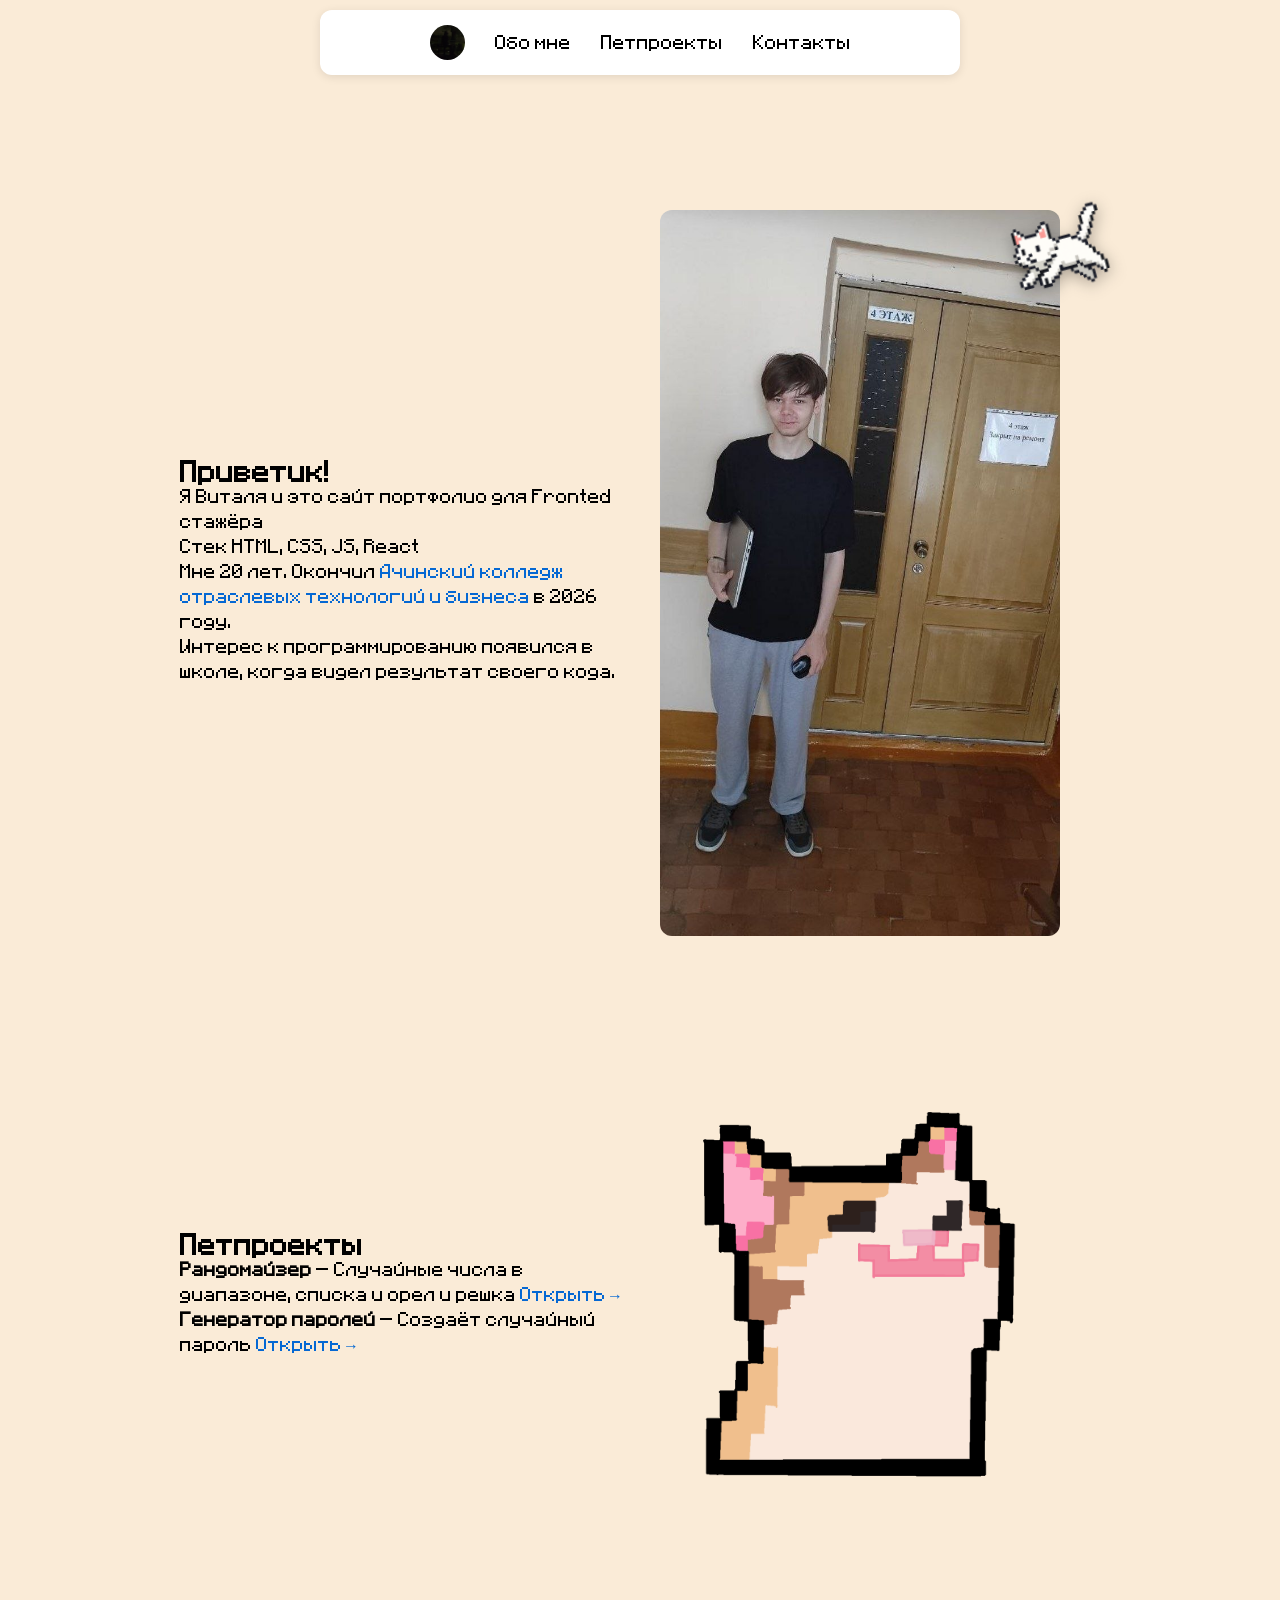
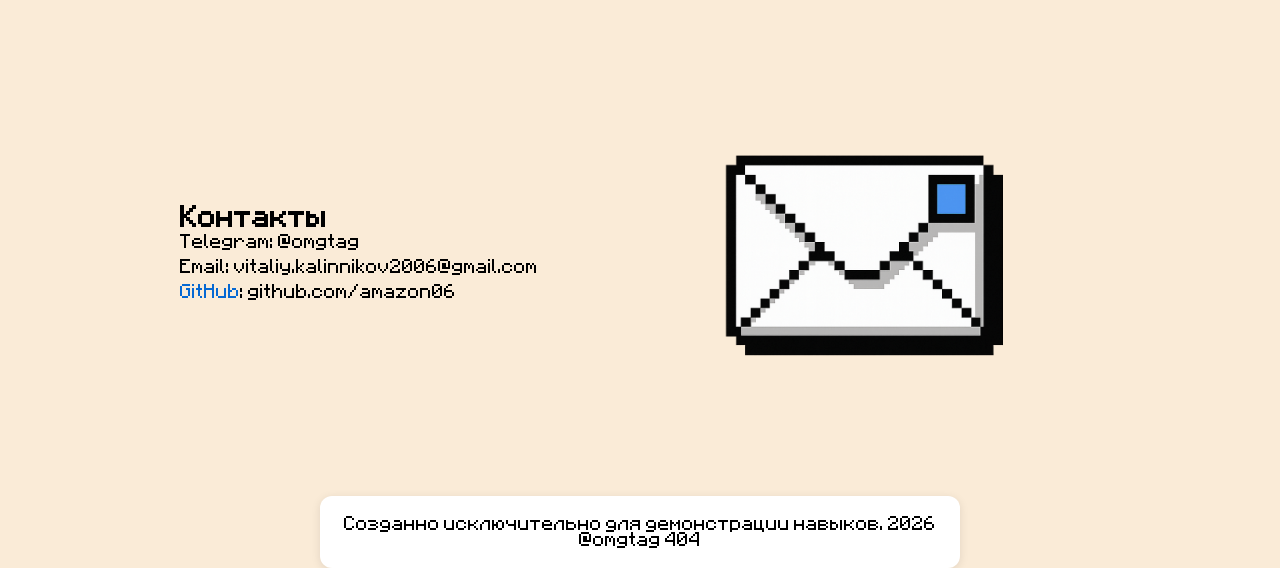
<file: index.html>
<!DOCTYPE html>
<html lang="ru">
<head>
    <meta charset="UTF-8">
    <meta name="viewport" content="width=device-width, initial-scale=1.0">
    <title>Визитка</title>
    <link rel="stylesheet" href="style.css">
    <link rel="icon" type="image/png" href="favicon.png">
</head>
<body>
    <header class="header">
        
        <nav>
            <img src="images/logo.jpg " alt="аватарка" class="logo">
            <a href="#about">Обо мне</a>
            <a href="#pets">Петпроекты</a>
            <a href="#contact">Контакты</a>
        </nav>
    </header>
    <main>
        <section id="about" class="about">
            <div class="about-text">
                <h1>Приветик!</h1>
                <p>Я Виталя и это сайт портфолио для Fronted стажёра</p>
                <p>Стек HTML, CSS, JS, React</p>
                <p>Мне 20 лет. Окончил <a href="https://agkotib.ru/">Ачинский колледж отраслевых технологий и бизнеса</a> в 2026 году.</p>
                <p>Интерес к программированию появился в школе, когда видел результат своего кода.</p>
                
            </div>
            <div class="about-photo">
                <img src="images/photo1.jpg" alt="Моя фотография" class="my-photo">
                <img src="images/cat.png" alt="Моя кошка" class="cat-photo">
            </div>
        </section>
        <section id="pets" class="about">
            <div class="about-text">
                <h1>Петпроекты</h1>

                <p class="pet-item">
                    <strong>Рандомайзер</strong> — Случайные числа в диапазоне, списка и орел и решка
                    <a href="rand/index.html">Открыть →</a>
                </p>
                <p class="pet-item">
                    <strong>Генератор паролей</strong> — Создаёт случайный пароль
                    <a href="genpass/index.html">Открыть →</a>
                </p>


            </div>

            <div class="about-photo">
                <img src="images/petproject.png" alt="Мои проекты" class="my-photo">
            </div>
        </section>

        <section id="contact" class="about">
            <div class="about-text">
                <h1>Контакты</h1>
                <p>Telegram: @omgtag</p>
                <p>Email: vitaliy.kalinnikov2006@gmail.com</p>
                <p><a href="https://github.com/amazon06">GitHub</a>: github.com/amazon06</p>
            </div>
            <div class="about-photo">
                <img src="images/mail.png" alt="Связаться со мной">
            </div>
        </section>
    </main>
    
    <footer>Созданно исключительно для демонстрации навыков. 2026 @omgtag <a href="404.html">404</a>
    </footer>
</body>
</html>
</file>
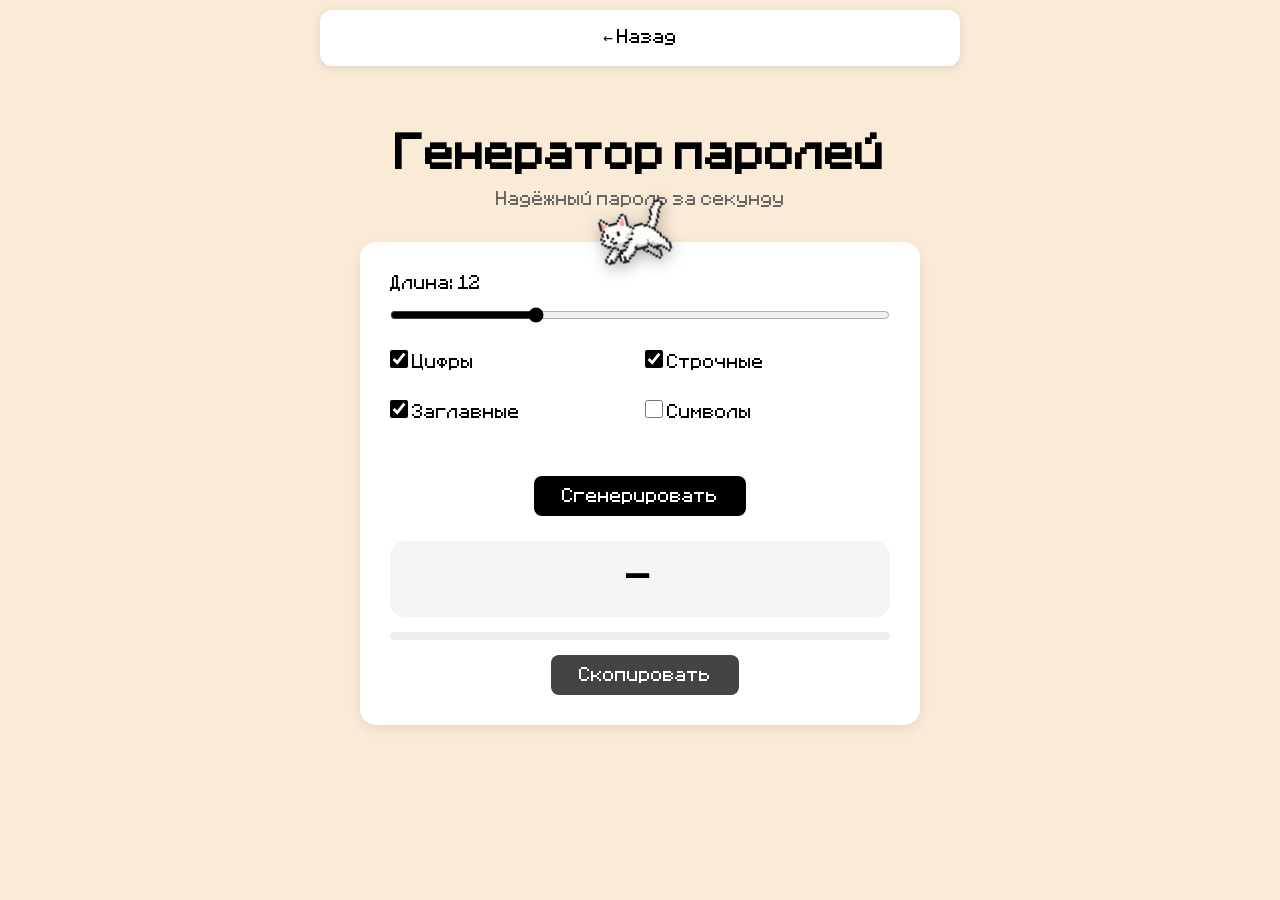
<file: genpass/index.html>
<!DOCTYPE html>
<html lang="ru">
<head>
    <meta charset="UTF-8">
    <meta name="viewport" content="width=device-width, initial-scale=1.0">
    <title>Генератор паролей</title>
    <link rel="stylesheet" href="style.css">
    <link rel="icon" type="image/png" href="../favicon.png">
</head>
<body>
    <header class="header">
        <nav>
            <a href="../index.html" class="buttonHeader">← Назад</a>
        </nav>
    </header>

    <main class="randomizer">
        <h1>Генератор паролей</h1>
        <p class="subtitle">Надёжный пароль за секунду</p>
        
        <div class="panel active">
            <label>
                <img src="../images/cat.png" alt="Моя кошка" class="cat-photo">
                Длина: <span id="lengthValue">12</span>
                <input type="range" id="length" min="4" max="32" value="12">
            </label>

            <div class="options">
                <label class="checkbox">
                    <input type="checkbox" id="digits" checked>
                    Цифры
                </label>
                <label class="checkbox">
                    <input type="checkbox" id="lower" checked>
                    Строчные
                </label>
                <label class="checkbox">
                    <input type="checkbox" id="upper" checked>
                    Заглавные
                </label>
                <label class="checkbox">
                    <input type="checkbox" id="symbols">
                    Символы
                </label>
            </div>

            <button class="btn" id="generate">Сгенерировать</button>
            <div class="result" id="result">—</div>
            <div class="strength" id="strength"></div>
            <button class="btn btn-copy" id="copy">Скопировать</button>
        </div>
    </main>

    <script src="script.js"></script>
</body>
</html>
</file>
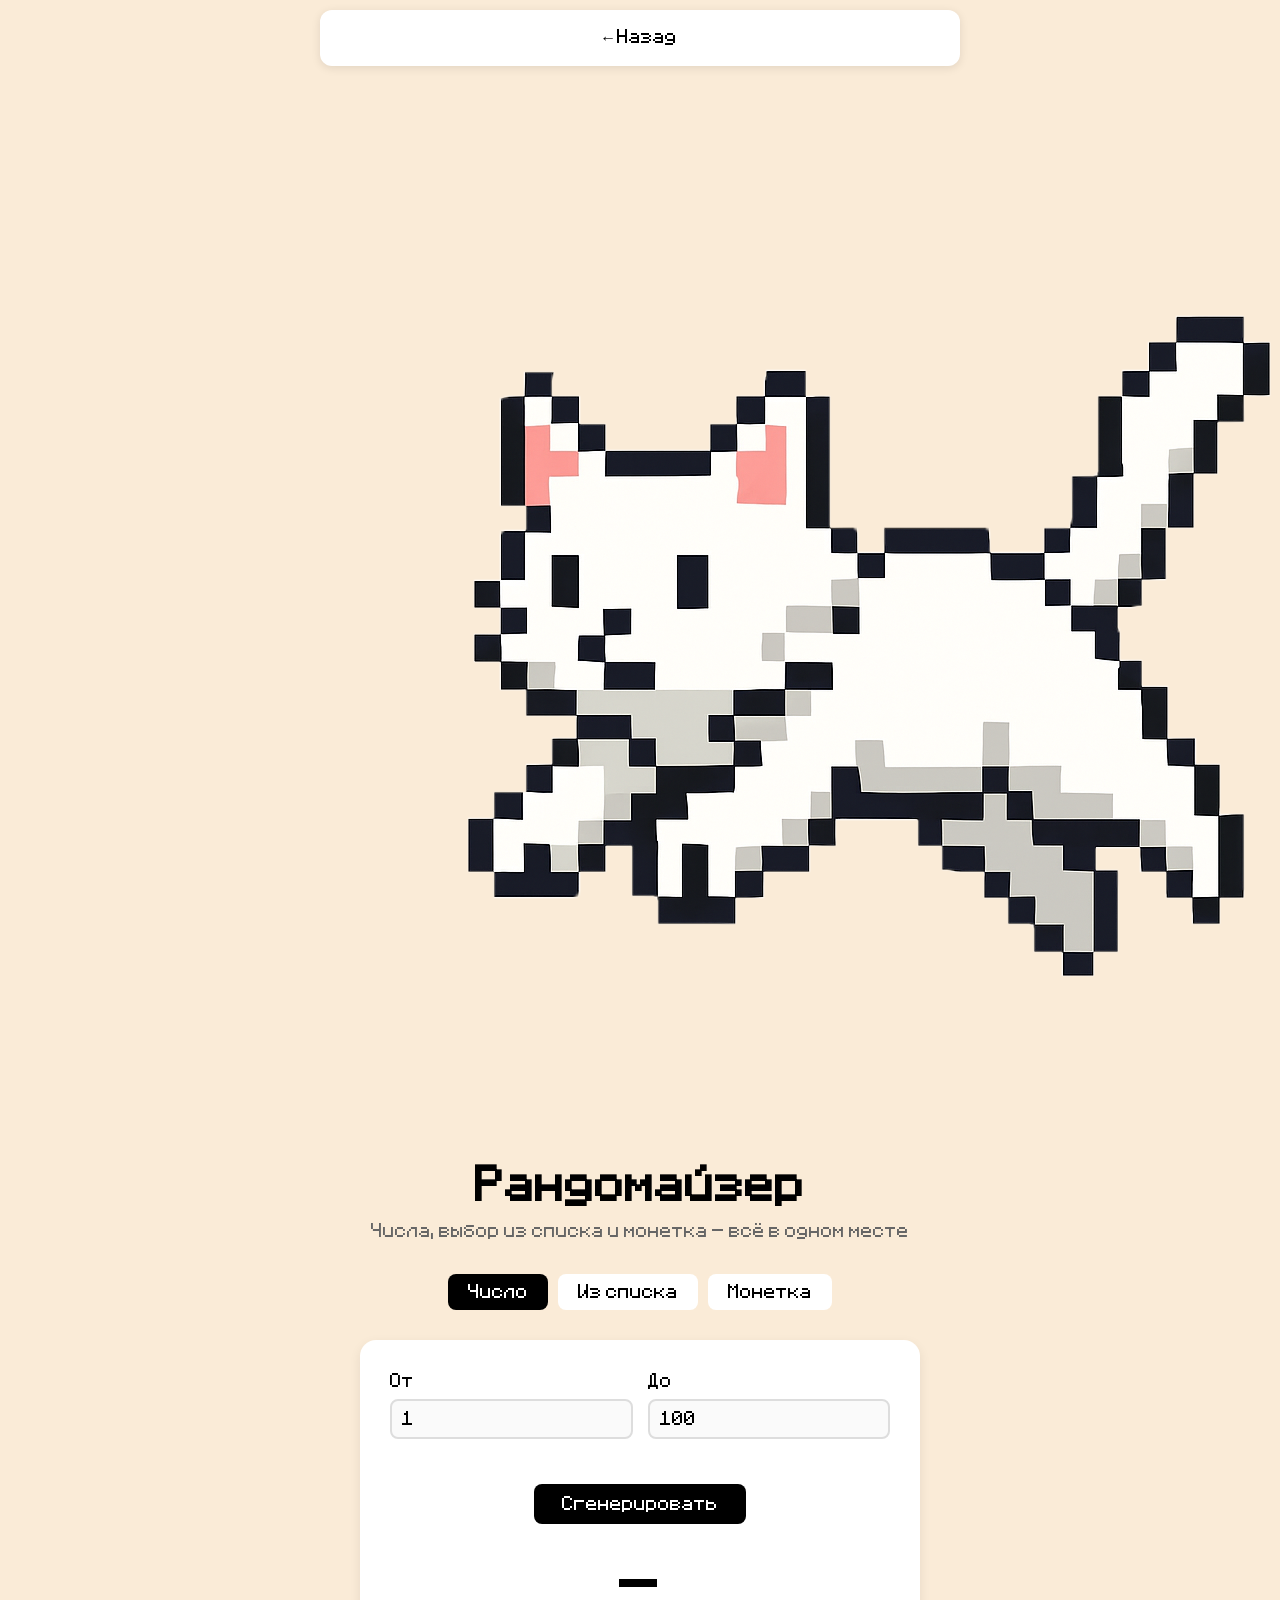
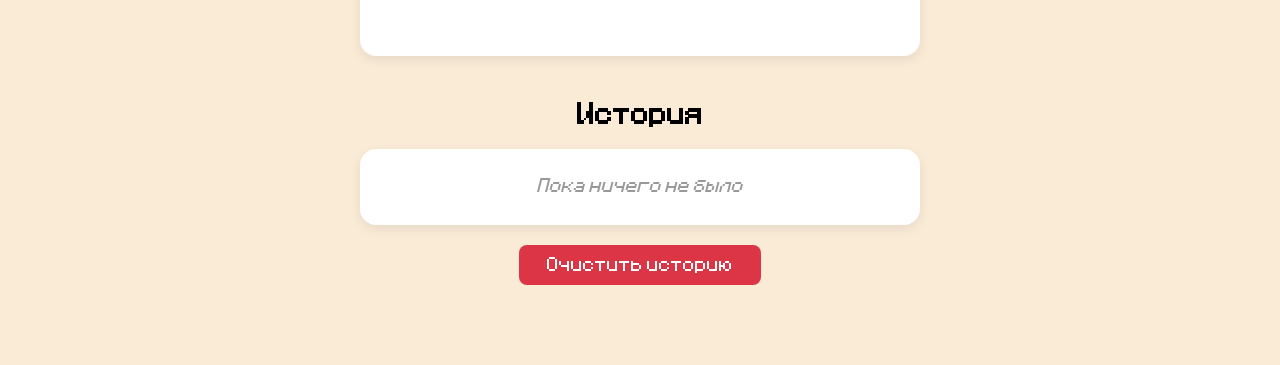
<file: rand/index.html>
<!DOCTYPE html>
<html lang="ru">
<head>
    <meta charset="UTF-8">
    <meta name="viewport" content="width=device-width, initial-scale=1.0">
    <title>Рандомайзер</title>
    <link rel="stylesheet" href="style.css">
    <link rel="icon" type="image/png" href="../favicon.png">
</head>
<body>
    <script src="script.js"></script>
    <header class="header">
        <nav>
            <a href="../index.html" class="buttonHeader">← Назад</a>
        </nav>
    </header>

    <main class="randomizer">
        <img src="../images/cat.png" alt="Моя кошка" class="cat-photo">
        <h1>Рандомайзер</h1>
        <p class="subtitle">Числа, выбор из списка и монетка — всё в одном месте</p>

        <div class="tabs">
            <button class="tab active" data-tab="number">Число</button>
            <button class="tab" data-tab="list">Из списка</button>
            <button class="tab" data-tab="coin">Монетка</button>
        </div>

        <div class="panel active" id="number">
            <div class="row">
                <label>
                    От
                    <input type="number" id="min" value="1">
                </label>
                <label>
                    До
                    <input type="number" id="max" value="100">
                </label>
            </div>
            <button class="btn" id="rollNumber">Сгенерировать</button>
            <div class="result" id="numberResult">—</div>
        </div>

        <div class="panel" id="list">
            <label>
                Варианты (каждый с новой строки)
                <textarea id="listInput">Пицца
Суши
Бургер
Паста
Шаурма</textarea>
            </label>
            <button class="btn" id="rollList">Выбрать</button>
            <div class="result" id="listResult">—</div>
        </div>

        <div class="panel" id="coin">
            <button class="btn" id="rollCoin">Подбросить</button>
            <div class="result" id="coinResult">—</div>
        </div>

        <h2 class="history-title">История</h2>
        <ul class="history" id="history"></ul>
        <button class="btn btn-clear" id="clearHistory">Очистить историю</button>
    </main>
</body>
</html>
</file>
<file: style.css>
* {
    margin: 0;
    padding: 0;
    box-sizing: border-box;
}
html {
    scroll-behavior: smooth;
    scroll-padding-top: 100px;
}
a,
a:link,
a:visited {
    color: black;
    text-decoration: none;
}
a:hover{
    transform: scale(1.2);
}
@font-face {
    font-family: 'Minecraft';
    src: url('fonts/minecraft.ttf') format('truetype');
    font-weight: normal;
    font-style: normal;
}
body {
    background-color: antiquewhite;
    font-family: 'Minecraft', monospace;
    padding-top: 90px;
}

.header {
    position: fixed;
    top: 10px;
    left: 50%;
    transform: translateX(-50%);
    z-index: 1000;
    width: 50%;
    padding: 15px 20px;
    background-color: white;
    border-radius: 0.75em;
    box-shadow: 0 2px 10px rgba(0, 0, 0, 0.1);
}

.header nav {
    display: flex;
    justify-content: center;
    align-items: center;
    gap: 30px;
}

.buttonHeader {
    color: black;
    font-weight: 500;
}

.buttonHeader:hover {
    opacity: 0.6;
}

img {
    max-width: 10%;
}

.about {
    display: flex;
    align-items: center;
    justify-content: space-between;
    gap: 40px;
    max-width: 1000px;
    margin: 0 auto;
    padding: 120px 40px 40px;
}

.about-text {
    flex: 1;
}

.about-photo {
    flex: 1;
}

.about-photo img {
    width: 100%;
    max-width: 400px;
    height: auto;
    border-radius: 12px;
    display: block;
}

footer {
    position: relative;
    width: 50%;
    margin: 0px auto;
    padding: 20px 20px;
    background-color: white;
    border-radius: 0.75em;
    box-shadow: 0 2px 10px rgba(0, 0, 0, 0.1);
    text-align: center;
}
p{
    line-height: 25px;
}
.logo {
    border-radius: 50%;
    width: 35px;

}

.about-photo {
    position: relative;
    display: inline-block;
}

.about-photo .my-photo {
    width: 100%;
    max-width: 400px;
    height: auto;
    border-radius: 12px;
    display: block;
}

.about-photo .cat-photo {
    position: absolute;
    top: -20px;
    right: -20px;
    width: 120px;
    height: auto;
    transform: rotate(-15deg);
    filter: drop-shadow(0 4px 8px rgba(0, 0, 0, 0.3));
}
.cat-photo:hover{
    transform: scale(1.1) rotate(20deg);
}

.about-text a {
    color: #0568d3;
    transition: color 0.2s;
}

.about-text a:hover {
    color: #003670;
}

@media (max-width: 768px) {
    body {
        padding-top: 80px;
    }

    .header {
        width: 90%;
        padding: 12px 15px;
    }

    .header nav {
        gap: 15px;
        flex-wrap: wrap;
        justify-content: center;
    }

    .buttonHeader {
        font-size: 0.9rem;
    }

    .about {
        flex-direction: column;
        text-align: center;
        padding: 100px 20px 40px;
        gap: 25px;
    }

    .about-text,
    .about-photo {
        flex: none;
        width: 100%;
    }

    .about-photo {
        display: flex;
        justify-content: center;
    }

    .about-photo img,
    .about-photo .my-photo {
        max-width: 280px;
        margin: 0 auto;
    }

    .about-photo .cat-photo {
        width: 90px;
        top: -15px;
        right: -10px;
    }

    h1 {
        font-size: 1.8rem;
    }

    p {
        line-height: 22px;
        font-size: 0.95rem;
    }

    footer {
        width: 90%;
        padding: 15px;
        font-size: 0.85rem;
    }

    .logo {
        width: 30px;
    }
}

@media (max-width: 480px) {
    .header {
        width: 95%;
    }

    .header nav {
        gap: 10px;
    }

    .buttonHeader {
        font-size: 0.8rem;
    }

    h1 {
        font-size: 1.5rem;
    }

    .about {
        padding: 90px 15px 30px;
    }

    .about-photo img,
    .about-photo .my-photo {
        max-width: 220px;
    }

    .about-photo .cat-photo {
        width: 70px;
    }

    footer {
        width: 95%;
        font-size: 0.75rem;
    }
}
</file>
<file: genpass/style.css>
@font-face {
    font-family: 'Minecraft';
    src: url('../fonts/minecraft.ttf') format('truetype');
    font-weight: normal;
    font-style: normal;
}

* {
    margin: 0;
    padding: 0;
    box-sizing: border-box;
}

body {
    background-color: antiquewhite;
    font-family: 'Minecraft', monospace;
    line-height: 1.6;
    padding-top: 90px;
    min-height: 100vh;
}

a,
a:link,
a:visited {
    color: black;
    text-decoration: none;
}

.header {
    position: fixed;
    top: 10px;
    left: 50%;
    transform: translateX(-50%);
    z-index: 1000;
    width: 50%;
    padding: 15px 20px;
    background-color: white;
    border-radius: 0.75em;
    box-shadow: 0 2px 10px rgba(0, 0, 0, 0.1);
    text-align: center;
}

.buttonHeader {
    font-weight: 500;
    transition: opacity 0.2s;
}

.buttonHeader:hover {
    opacity: 0.6;
}

.randomizer {
    max-width: 600px;
    margin: 0 auto;
    padding: 40px 20px 80px;
}

h1 {
    font-size: 2.5rem;
    text-align: center;
    margin-bottom: 10px;
    line-height: 1.2;
}

.subtitle {
    text-align: center;
    color: #666;
    margin-bottom: 30px;
    font-size: 0.95rem;
}

.panel {
    background: white;
    padding: 30px;
    border-radius: 1em;
    box-shadow: 0 4px 12px rgba(0, 0, 0, 0.08);
    text-align: center;
}

.panel label {
    display: block;
    margin-bottom: 15px;
    font-weight: 500;
    text-align: left;
    font-size: 0.95rem;
}

.panel input[type="range"] {
    width: 100%;
    margin-top: 10px;
    accent-color: black;
    cursor: pointer;
}

.options {
    display: grid;
    grid-template-columns: 1fr 1fr;
    gap: 10px;
    margin: 20px 0;
    text-align: left;
}

.checkbox {
    display: flex;
    align-items: center;
    gap: 8px;
    cursor: pointer;
    font-size: 0.95rem;
    margin: 0;
}

.checkbox input {
    width: 18px;
    height: 18px;
    accent-color: black;
    cursor: pointer;
}

.btn {
    display: inline-block;
    padding: 12px 28px;
    margin-top: 15px;
    background: black;
    color: white;
    border: none;
    border-radius: 0.5em;
    font-size: 1rem;
    font-weight: 500;
    font-family: inherit;
    cursor: pointer;
    transition: transform 0.2s, opacity 0.2s;
}

.btn:hover {
    transform: scale(1.05);
    opacity: 0.85;
}

.btn:active {
    transform: scale(0.98);
}

.btn-copy {
    background: #444;
    margin-left: 10px;
}

.result {
    margin-top: 25px;
    font-size: 1.8rem;
    font-weight: 700;
    min-height: 50px;
    display: flex;
    align-items: center;
    justify-content: center;
    color: black;
    word-break: break-all;
    padding: 15px;
    background: #f5f5f5;
    border-radius: 0.5em;
    letter-spacing: 2px;
}

.result.pop {
    animation: pop 0.35s ease;
}

@keyframes pop {
    0%   { transform: scale(0.5); opacity: 0; }
    70%  { transform: scale(1.1); }
    100% { transform: scale(1); opacity: 1; }
}

.strength {
    margin-top: 15px;
    height: 8px;
    border-radius: 4px;
    background: #eee;
    overflow: hidden;
    position: relative;
    transition: all 0.3s;
}

.strength::after {
    content: '';
    position: absolute;
    left: 0;
    top: 0;
    height: 100%;
    width: 0;
    border-radius: 4px;
    transition: width 0.3s, background 0.3s;
}

.strength.weak::after {
    width: 33%;
    background: #dc3545;
}

.strength.medium::after {
    width: 66%;
    background: #ffc107;
}

.strength.strong::after {
    width: 100%;
    background: #28a745;
}

.strength-label {
    margin-top: 8px;
    font-size: 0.9rem;
    color: #666;
}

@media (max-width: 768px) {
    .header {
        width: 90%;
    }

    h1 {
        font-size: 1.8rem;
    }

    .result {
        font-size: 1.3rem;
    }

    .options {
        grid-template-columns: 1fr;
    }

    .randomizer {
        padding: 30px 15px 60px;
    }
}

.cat-photo {
    position: absolute;
    top: 190px;
    right: 400px;
    width: 120px;
    height: auto;
    transform: rotate(-15deg);
    filter: drop-shadow(0 4px 8px rgba(0, 0, 0, 0.3));
}
.cat-photo:hover{
    transform: scale(1.1) rotate(20deg);
}

.cat-photo {
        width: 90px;
         top: 190px;
        right: 600px;
    }
.about-photo .cat-photo {
        width: 70px;
    }
</file>
<file: rand/style.css>
@font-face {
    font-family: 'Minecraft';
    src: url('../fonts/minecraft.ttf') format('truetype');
    font-weight: normal;
    font-style: normal;
}

* {
    margin: 0;
    padding: 0;
    box-sizing: border-box;
}

html {
    scroll-behavior: smooth;
}

body {
    background-color: antiquewhite;
    font-family: 'Minecraft', monospace;
    line-height: 1.6;
    padding-top: 90px;
    min-height: 100vh;
}

a,
a:link,
a:visited {
    color: black;
    text-decoration: none;
}

.header {
    position: fixed;
    top: 10px;
    left: 50%;
    transform: translateX(-50%);
    z-index: 1000;
    width: 50%;
    padding: 15px 20px;
    background-color: white;
    border-radius: 0.75em;
    box-shadow: 0 2px 10px rgba(0, 0, 0, 0.1);
    text-align: center;
}

.buttonHeader {
    font-weight: 500;
    transition: opacity 0.2s;
}

.buttonHeader:hover {
    opacity: 0.6;
}

.randomizer {
    max-width: 600px;
    margin: 0 auto;
    padding: 40px 20px 80px;
}

h1 {
    font-size: 2.5rem;
    text-align: center;
    margin-bottom: 10px;
    line-height: 1.2;
}

.subtitle {
    text-align: center;
    color: #666;
    margin-bottom: 30px;
    font-size: 0.95rem;
}

.tabs {
    display: flex;
    gap: 10px;
    margin-bottom: 30px;
    justify-content: center;
    flex-wrap: wrap;
}

.tab {
    padding: 10px 20px;
    border: none;
    background: white;
    border-radius: 0.5em;
    cursor: pointer;
    font-size: 1rem;
    font-weight: 500;
    font-family: inherit;
    transition: transform 0.2s, background 0.2s;
}

.tab:hover {
    transform: scale(1.05);
}

.tab.active {
    background: black;
    color: white;
}

.panel {
    display: none;
    background: white;
    padding: 30px;
    border-radius: 1em;
    box-shadow: 0 4px 12px rgba(0, 0, 0, 0.08);
    text-align: center;
}

.panel.active {
    display: block;
}

.row {
    display: flex;
    gap: 15px;
    margin-bottom: 15px;
}

.row label {
    flex: 1;
}

.panel label {
    display: block;
    margin-bottom: 15px;
    font-weight: 500;
    text-align: left;
    font-size: 0.95rem;
}

.panel input,
.panel textarea {
    width: 100%;
    padding: 10px;
    margin-top: 5px;
    border: 2px solid #ddd;
    border-radius: 0.5em;
    font-size: 1rem;
    font-family: inherit;
    background: #fafafa;
    transition: border-color 0.2s;
}

.panel textarea {
    min-height: 130px;
    resize: vertical;
    line-height: 1.5;
}

.panel input:focus,
.panel textarea:focus {
    outline: none;
    border-color: black;
    background: white;
}

.btn {
    display: inline-block;
    padding: 12px 28px;
    margin-top: 15px;
    background: black;
    color: white;
    border: none;
    border-radius: 0.5em;
    font-size: 1rem;
    font-weight: 500;
    font-family: inherit;
    cursor: pointer;
    transition: transform 0.2s, opacity 0.2s;
}

.btn:hover {
    transform: scale(1.05);
    opacity: 0.85;
}

.btn:active {
    transform: scale(0.98);
}

.btn-clear {
    background: #dc3545;
    margin-top: 20px;
    display: block;
    margin-left: auto;
    margin-right: auto;
}

.result {
    margin-top: 25px;
    font-size: 3rem;
    font-weight: 700;
    min-height: 60px;
    display: flex;
    align-items: center;
    justify-content: center;
    color: black;
    word-break: break-word;
    padding: 0 10px;
}

.result.pop {
    animation: pop 0.35s ease;
}

@keyframes pop {
    0%   { transform: scale(0.5); opacity: 0; }
    70%  { transform: scale(1.1); }
    100% { transform: scale(1); opacity: 1; }
}

.history-title {
    margin-top: 40px;
    margin-bottom: 15px;
    font-size: 1.5rem;
    text-align: center;
}

.history {
    list-style: none;
    background: white;
    border-radius: 1em;
    padding: 15px 20px;
    box-shadow: 0 4px 12px rgba(0, 0, 0, 0.08);
    max-height: 300px;
    overflow-y: auto;
}

.history li {
    padding: 8px 0;
    border-bottom: 1px solid #eee;
    font-size: 0.9rem;
    line-height: 1.4;
}

.history li:last-child {
    border-bottom: none;
}

.history:empty::after {
    content: "Пока ничего не было";
    color: #999;
    font-style: italic;
    display: block;
    text-align: center;
    padding: 10px 0;
}

@media (max-width: 768px) {
    .header {
        width: 90%;
    }

    h1 {
        font-size: 1.8rem;
    }

    .result {
        font-size: 2rem;
    }

    .row {
        flex-direction: column;
        gap: 0;
    }

    .randomizer {
        padding: 30px 15px 60px;
    }
}
</file>
